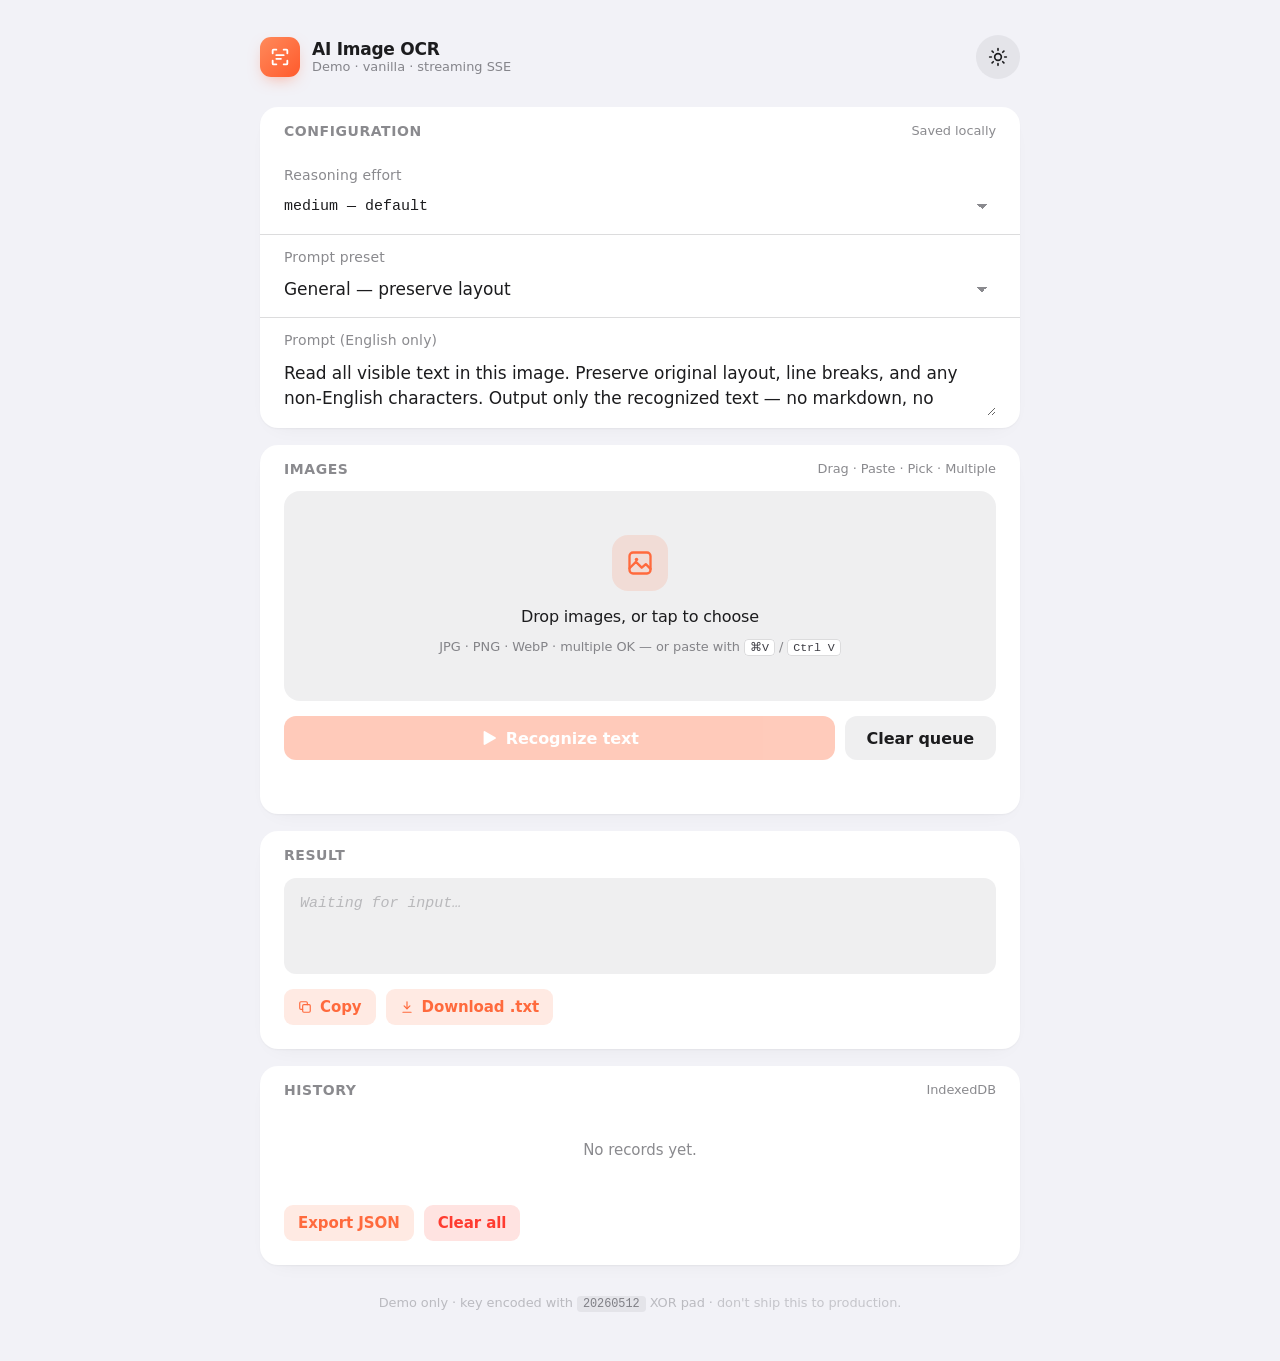
<file: index.html>
<!doctype html>
<html lang="en" dir="ltr">
<head>
  <meta charset="utf-8">
  <meta name="viewport" content="width=device-width, initial-scale=1.0, viewport-fit=cover">

  <title>AI Image OCR — drag an image, get clean text</title>
  <meta name="description" content="Browser-native OCR demo powered by GPT vision. Drag, paste or pick an image and get clean text back.">
  <meta name="author" content="Yap Wei Jun">
  <meta name="theme-color" content="#ff6a3d">
  <meta name="color-scheme" content="light dark">

  <!-- Content Security Policy. No inline scripts (after Phase 10), no
       inline styles, no eval. Allows our own assets + the gateway only. -->
  <meta http-equiv="Content-Security-Policy" content="
    default-src 'self';
    script-src 'self';
    style-src 'self';
    img-src 'self' data: blob:;
    font-src 'self';
    connect-src 'self' https://gpt.yapweijun1996.com;
    manifest-src 'self';
    worker-src 'self';
    object-src 'none';
    base-uri 'self';
    form-action 'self';
    frame-ancestors 'none';
  ">

  <!-- PWA -->
  <link rel="manifest" href="./manifest.json">
  <link rel="icon" href="./icon.svg" type="image/svg+xml">
  <link rel="apple-touch-icon" href="./assets/icons/apple-touch-icon-180.png">
  <meta name="apple-mobile-web-app-capable" content="yes">
  <meta name="mobile-web-app-capable" content="yes">
  <meta name="apple-mobile-web-app-status-bar-style" content="black-translucent">
  <meta name="apple-mobile-web-app-title" content="AI OCR">

  <link rel="stylesheet" href="./assets/styles.css">

  <!-- FOUC guard — sync (non-module) script so it runs before CSS paints.
       See js/fouc.js for the why. -->
  <script src="./js/fouc.js"></script>
</head>
<body>

<main class="app">

  <!-- ============== Header ============== -->
  <header class="nav">
    <div class="brand">
      <div class="brand-mark" aria-hidden="true">
        <svg viewBox="0 0 24 24" fill="none" stroke="currentColor" stroke-width="2" stroke-linecap="round" stroke-linejoin="round">
          <path d="M4 8V5a1 1 0 0 1 1-1h3"/>
          <path d="M20 8V5a1 1 0 0 0-1-1h-3"/>
          <path d="M4 16v3a1 1 0 0 0 1 1h3"/>
          <path d="M20 16v3a1 1 0 0 1-1 1h-3"/>
          <line x1="8" y1="10" x2="16" y2="10"/>
          <line x1="8" y1="14" x2="13" y2="14"/>
        </svg>
      </div>
      <div class="brand-text">
        <div class="brand-title">AI Image OCR</div>
        <div class="brand-sub">Demo · vanilla · streaming SSE</div>
      </div>
    </div>

    <div class="nav-right">
      <button class="install-chip" id="installBtn" type="button" aria-label="Install app">
        <svg viewBox="0 0 24 24" fill="none" stroke="currentColor" stroke-width="2" stroke-linecap="round" stroke-linejoin="round">
          <path d="M12 3v12"/><path d="m7 10 5 5 5-5"/><path d="M5 21h14"/>
        </svg>
        Install
      </button>
      <button class="icon-btn" id="themeBtn" type="button" aria-label="Toggle theme">
        <svg class="sun" viewBox="0 0 24 24" fill="none" stroke="currentColor" stroke-width="2" stroke-linecap="round" stroke-linejoin="round" aria-hidden="true">
          <circle cx="12" cy="12" r="4"/>
          <path d="M12 2v2M12 20v2M4.93 4.93l1.41 1.41M17.66 17.66l1.41 1.41M2 12h2M20 12h2M4.93 19.07l1.41-1.41M17.66 6.34l1.41-1.41"/>
        </svg>
        <svg class="moon" viewBox="0 0 24 24" fill="none" stroke="currentColor" stroke-width="2" stroke-linecap="round" stroke-linejoin="round" aria-hidden="true">
          <path d="M21 12.79A9 9 0 1 1 11.21 3 7 7 0 0 0 21 12.79z"/>
        </svg>
      </button>
    </div>
  </header>

  <div class="stack">

    <!-- ============== Config (iOS grouped list) ============== -->
    <section class="list" aria-labelledby="cfg-label">
      <div class="card-header">
        <h2 class="card-title" id="cfg-label">Configuration</h2>
        <span class="card-meta">Saved locally</span>
      </div>
      <!-- Hardcoded; hidden from end users but kept in DOM so JS can read them -->
      <div class="list-row" hidden>
        <label class="list-label" for="cfgEndpoint">Endpoint</label>
        <input class="input input-mono" type="text" id="cfgEndpoint" value="https://gpt.yapweijun1996.com/v1/responses" inputmode="url" spellcheck="false" autocapitalize="off">
      </div>
      <div class="list-row" hidden>
        <label class="list-label" for="cfgKey">API key</label>
        <input class="input input-mono" type="password" id="cfgKey" placeholder="gw_…" spellcheck="false" autocomplete="off" autocapitalize="off">
      </div>
      <div class="list-row" hidden>
        <label class="list-label" for="cfgModel">Model</label>
        <input class="input input-mono" type="text" id="cfgModel" value="gpt-5.4-mini" spellcheck="false" autocapitalize="off">
      </div>
      <div class="list-row">
        <label class="list-label" for="cfgEffort">Reasoning effort</label>
        <select class="input input-mono select" id="cfgEffort" aria-label="Reasoning effort">
          <option value="minimal">minimal — fastest, simple receipts/labels</option>
          <option value="low">low</option>
          <option value="medium" selected>medium — default</option>
          <option value="high">high — dense / multi-column / handwriting</option>
          <option value="xhigh">xhigh — last resort</option>
        </select>
      </div>
      <div class="list-row">
        <label class="list-label" for="cfgPromptPreset">Prompt preset</label>
        <select class="input select" id="cfgPromptPreset" aria-label="Prompt preset">
          <!-- Options populated by js/config.js from js/prompts.js -->
        </select>
      </div>
      <div class="list-row">
        <label class="list-label" for="cfgPrompt">Prompt (English only)</label>
        <textarea class="textarea" id="cfgPrompt" lang="en" spellcheck="true"
                  placeholder="Loaded from preset — edit to customize."></textarea>
      </div>
    </section>

    <!-- ============== Input ============== -->
    <section class="card" aria-labelledby="in-label">
      <div class="card-header">
        <h2 class="card-title" id="in-label">Images</h2>
        <span class="card-meta">Drag · Paste · Pick · Multiple</span>
      </div>
      <div class="card-body">
        <div class="drop" id="drop" role="button" tabindex="0" aria-label="Choose images">
          <div class="drop-icon" aria-hidden="true">
            <svg viewBox="0 0 24 24" fill="none" stroke="currentColor" stroke-width="2" stroke-linecap="round" stroke-linejoin="round">
              <rect x="3" y="3" width="18" height="18" rx="3"/>
              <circle cx="9" cy="9" r="1.5" fill="currentColor" stroke="none"/>
              <path d="M3 16.5 8.5 11l5 5L17 13l4 4"/>
            </svg>
          </div>
          <div class="drop-title">Drop images, or tap to choose</div>
          <div class="drop-hint">JPG · PNG · WebP · multiple OK — or paste with <kbd>⌘V</kbd> / <kbd>Ctrl V</kbd></div>
        </div>
        <input type="file" id="file" accept="image/*" multiple hidden>

        <!-- Queue: each picked / dropped / pasted file becomes a row here.
             Rendered by js/queue.js. Click a row to view its stored result. -->
        <div class="queue" id="queue" hidden aria-live="polite"></div>

        <div class="actions">
          <button class="btn btn-filled" id="runBtn" disabled type="button">
            <svg width="18" height="18" viewBox="0 0 24 24" fill="none" stroke="currentColor" stroke-width="2.4" stroke-linecap="round" stroke-linejoin="round" aria-hidden="true">
              <path d="m6 4 14 8-14 8z" fill="currentColor"/>
            </svg>
            <span class="run-label">Recognize text</span>
          </button>
          <button class="btn btn-tinted btn-danger" id="stopBtn" type="button" disabled hidden>
            <svg width="14" height="14" viewBox="0 0 24 24" fill="currentColor" aria-hidden="true">
              <rect x="6" y="6" width="12" height="12" rx="2"/>
            </svg>
            Stop
          </button>
          <button class="btn btn-gray" id="clearQueueBtn" type="button">Clear queue</button>
        </div>

        <div class="status" id="status" role="status" aria-live="polite"></div>
      </div>
    </section>

    <!-- ============== Output ============== -->
    <section class="card" aria-labelledby="out-label">
      <div class="card-header">
        <h2 class="card-title" id="out-label">Result</h2>
        <span class="card-meta" id="outMeta"></span>
      </div>
      <div class="card-body">
        <!-- Thinking panel: shows the model's reasoning summary live
             while it's working, then collapses when the answer starts. -->
        <div class="thinking collapsed" id="thinking" hidden>
          <button class="thinking-head" id="thinkingHead" type="button"
                  aria-expanded="false" aria-controls="thinkingBody">
            <span class="thinking-icon" aria-hidden="true">
              <span></span><span></span><span></span>
            </span>
            <span class="thinking-label" id="thinkingLabel">Thinking…</span>
            <svg class="thinking-toggle" viewBox="0 0 24 24" fill="none"
                 stroke="currentColor" stroke-width="2" stroke-linecap="round"
                 stroke-linejoin="round" aria-hidden="true">
              <path d="m6 9 6 6 6-6"/>
            </svg>
          </button>
          <div class="thinking-body" id="thinkingBody"></div>
        </div>

        <div class="result-wrap">
          <div class="result" id="result"></div>
        </div>
        <div class="actions">
          <button class="btn btn-tinted btn-sm" id="copyBtn" type="button">
            <svg width="14" height="14" viewBox="0 0 24 24" fill="none" stroke="currentColor" stroke-width="2" stroke-linecap="round" stroke-linejoin="round" aria-hidden="true">
              <rect x="8" y="8" width="13" height="13" rx="2"/><path d="M16 8V5a2 2 0 0 0-2-2H5a2 2 0 0 0-2 2v9a2 2 0 0 0 2 2h3"/>
            </svg>
            Copy
          </button>
          <button class="btn btn-tinted btn-sm" id="dlBtn" type="button">
            <svg width="14" height="14" viewBox="0 0 24 24" fill="none" stroke="currentColor" stroke-width="2" stroke-linecap="round" stroke-linejoin="round" aria-hidden="true">
              <path d="M12 3v12"/><path d="m7 10 5 5 5-5"/><path d="M5 21h14"/>
            </svg>
            Download .txt
          </button>
          <button class="btn btn-tinted btn-sm" id="shareBtn" type="button" hidden>
            <svg width="14" height="14" viewBox="0 0 24 24" fill="none" stroke="currentColor" stroke-width="2" stroke-linecap="round" stroke-linejoin="round" aria-hidden="true">
              <path d="M12 3v12"/><path d="m7 8 5-5 5 5"/><path d="M5 21h14a2 2 0 0 0 2-2v-4"/>
              <path d="M3 15v4a2 2 0 0 0 2 2"/>
            </svg>
            Share
          </button>
        </div>
      </div>
    </section>

    <!-- ============== History ============== -->
    <section class="card" aria-labelledby="hist-label">
      <div class="card-header">
        <h2 class="card-title" id="hist-label">History</h2>
        <span class="card-meta">IndexedDB</span>
      </div>
      <div class="card-body">
        <div class="history-list" id="history"></div>
        <div class="actions">
          <button class="btn btn-tinted btn-sm" id="exportBtn" type="button">Export JSON</button>
          <button class="btn btn-tinted btn-sm btn-danger" id="clearHistBtn" type="button">Clear all</button>
        </div>
      </div>
    </section>

  </div>

  <p class="foot">
    Demo only · key encoded with <code>20260512</code> XOR pad ·
    <span class="dim">don't ship this to production.</span>
  </p>
</main>

<!-- ============== Modal (currently dormant — see js/modal.js) ============== -->
<div class="modal" id="modal" role="dialog" aria-modal="true" aria-labelledby="modalTitle">
  <div class="modal-box">
    <div class="modal-head">
      <h3 id="modalTitle">Record</h3>
      <button class="modal-close" id="modalClose" type="button" aria-label="Close">
        <svg viewBox="0 0 24 24" fill="none" stroke="currentColor" stroke-width="2.4" stroke-linecap="round">
          <path d="m6 6 12 12M18 6 6 18"/>
        </svg>
      </button>
    </div>
    <div class="modal-content">
      <div class="modal-img-wrap"><img id="modalImg" alt=""></div>
      <div class="result modal-text-spaced" id="modalText"></div>
    </div>
  </div>
</div>

<!-- ============== Update banner (PWA) ============== -->
<div class="update-banner" id="updateBanner" role="alert">
  <div class="update-banner-text">
    <span class="t1">Update available</span>
    <span class="t2">A new version is ready to install.</span>
  </div>
  <button class="btn btn-tinted btn-sm" id="updateBtn" type="button">Reload</button>
</div>

<script type="module" src="./js/main.js"></script>
</body>
</html>
</file>
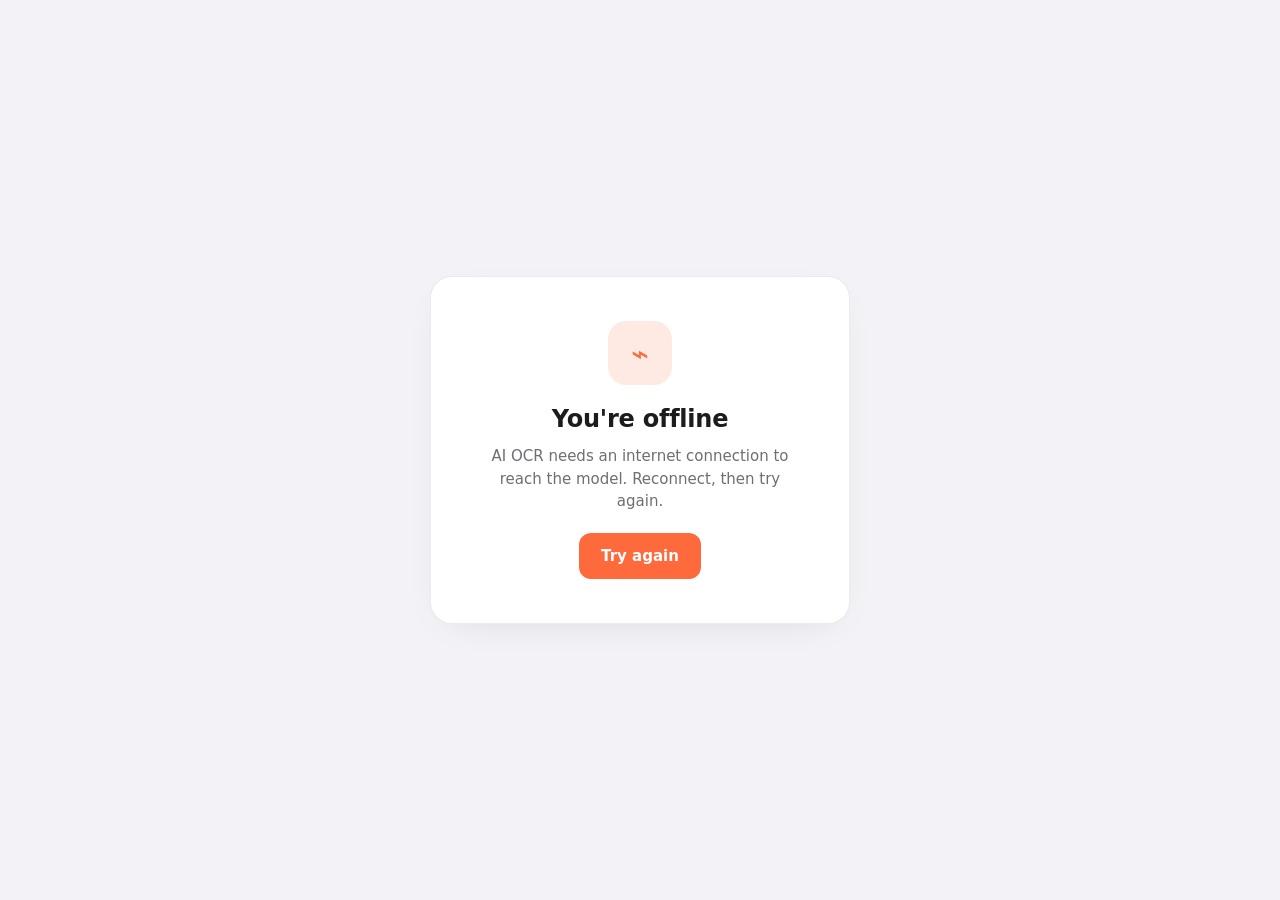
<file: offline.html>
<!doctype html>
<html lang="en">
<head>
<meta charset="utf-8">
<meta name="viewport" content="width=device-width,initial-scale=1,viewport-fit=cover">
<title>Offline · AI Image OCR</title>
<meta name="theme-color" content="#ff6a3d">
<style>
  :root{
    color-scheme: light dark;
    --bg:#f2f2f7; --fg:#1c1c1e; --muted:#6e6e73; --card:#ffffff; --border:rgba(0,0,0,.08); --accent:#ff6a3d;
  }
  @media (prefers-color-scheme: dark){
    :root{ --bg:#000; --fg:#f5f5f7; --muted:#98989d; --card:#1c1c1e; --border:rgba(255,255,255,.1); }
  }
  *,*::before,*::after{box-sizing:border-box}
  html,body{margin:0;padding:0;height:100%}
  body{
    background:var(--bg); color:var(--fg);
    font: 16px/1.5 -apple-system, BlinkMacSystemFont, "SF Pro Text", "Segoe UI", system-ui, sans-serif;
    display:flex; align-items:center; justify-content:center;
    padding: max(24px, env(safe-area-inset-top)) max(20px, env(safe-area-inset-right))
             max(24px, env(safe-area-inset-bottom)) max(20px, env(safe-area-inset-left));
    -webkit-font-smoothing:antialiased;
  }
  .card{
    background:var(--card); border:1px solid var(--border);
    border-radius:22px; padding: clamp(28px, 4vw, 44px);
    max-width: 420px; width:100%; text-align:center;
    box-shadow: 0 10px 40px -20px rgba(0,0,0,.15);
  }
  .glyph{
    width:64px; height:64px; margin: 0 auto 16px;
    background: color-mix(in srgb, var(--accent) 14%, transparent);
    color: var(--accent);
    border-radius: 18px; display:flex; align-items:center; justify-content:center;
    font-size: 30px;
  }
  h1{ margin: 0 0 8px; font-size: clamp(20px, 2.4vw, 24px); font-weight: 600; letter-spacing:-.01em; }
  p{ margin: 0 0 20px; color:var(--muted); font-size: 15px; }
  button{
    appearance:none; border:0; cursor:pointer;
    background: var(--accent); color:#fff;
    font: inherit; font-weight:600; font-size:15px;
    padding: 12px 22px; border-radius: 12px; min-height:44px;
    transition: transform .1s ease, opacity .15s ease;
  }
  button:hover{ opacity:.92 }
  button:active{ transform: scale(.98) }
</style>
</head>
<body>
  <div class="card">
    <div class="glyph">⌁</div>
    <h1>You're offline</h1>
    <p>AI OCR needs an internet connection to reach the model. Reconnect, then try again.</p>
    <button onclick="location.reload()">Try again</button>
  </div>
</body>
</html>
</file>
<file: assets/styles.css>
/* ============================================================
 * Apple Human Interface Guidelines — Clarity · Deference · Depth
 * - System font stack (SF Pro on Apple, Segoe UI Variable on Win)
 * - Fluid type scale (clamp) per KB 0cbdc65b
 * - 3 discrete breakpoints (≤1100 / ≤820 / ≤520) per KB
 * - Safe-area insets per KB ccb5ae85
 * - Hairline 1px dividers, generous corner radius (10-22px)
 * - Subtle materials (backdrop-filter), single accent color
 * - 44pt minimum touch target on all interactive elements
 *
 * Source organization (top → bottom = generic → specific → overrides):
 *   1. Tokens (:root + dark)
 *   2. Reset + base
 *   3. Layout
 *   4. Header / brand
 *   5. Card / iOS-grouped list
 *   6. Inputs / select
 *   7. Drop zone / preview
 *   8. Buttons
 *   9. Status / spinner
 *  10. Result text
 *  11. History
 *  12. Modal
 *  13. Update banner
 *  14. Install chip
 *  15. Footer
 *  16. Responsive breakpoints
 *  17. Motion preferences
 * ============================================================ */


/* ============================================================
 * 1. Tokens
 * ============================================================ */
:root{
  color-scheme: light dark;

  /* ---------- Color tokens (light) ---------- */
  --bg:           #f2f2f7;   /* iOS system gray 6 */
  --bg-elevated:  #ffffff;   /* card surface */
  --bg-secondary: #ffffff;   /* input fill */
  --bg-tertiary:  rgba(120,120,128,0.12);  /* iOS tertiary fill */
  --fg:           #1c1c1e;
  --fg-secondary: #3c3c43;
  --fg-tertiary:  rgba(60,60,67,0.6);
  --fg-quaternary:rgba(60,60,67,0.3);
  --separator:    rgba(60,60,67,0.18);   /* hairline */
  --separator-opaque:#c6c6c8;

  --accent:       #ff6a3d;   /* warm orange — replaces system blue */
  --accent-hover: #ff7d54;
  --accent-pressed:#e8552b;
  --on-accent:    #ffffff;

  --success:#34c759;
  --danger: #ff3b30;

  /* ---------- Type scale (fluid clamp) ---------- */
  --fs-caption2: clamp(11px, 10px + 0.1vw, 12px);
  --fs-caption:  clamp(12px, 11px + 0.15vw, 13px);
  --fs-footnote: clamp(13px, 12px + 0.18vw, 14px);
  --fs-subhead:  clamp(14px, 13px + 0.2vw,  15px);
  --fs-callout:  clamp(15px, 14px + 0.22vw, 16px);
  --fs-body:     clamp(15px, 14px + 0.25vw, 17px);
  --fs-headline: clamp(16px, 15px + 0.3vw,  17px);
  --fs-title3:   clamp(18px, 16px + 0.5vw,  20px);
  --fs-title2:   clamp(20px, 18px + 0.7vw,  22px);
  --fs-title1:   clamp(24px, 20px + 1.2vw,  28px);
  --fs-large:    clamp(28px, 22px + 2.0vw,  34px);

  /* ---------- Spacing ---------- */
  --pad-page-x: clamp(16px, 14px + 1.2vw, 28px);
  --pad-page-y: clamp(20px, 16px + 1.5vw, 36px);
  --pad-card:   clamp(18px, 14px + 1vw,   24px);
  --gap-row:    clamp(8px, 7px + 0.3vw, 12px);
  --gap-stack:  clamp(12px, 10px + 0.4vw, 16px);
  --gap-card:   clamp(14px, 12px + 0.4vw, 18px);

  /* ---------- Shape ---------- */
  --r-input: 10px;
  --r-button: 12px;
  --r-card: 18px;
  --r-modal: 22px;
  --r-pill: 999px;

  /* ---------- Motion ---------- */
  --ease-standard: cubic-bezier(.4,0,.2,1);
  --ease-emphasized: cubic-bezier(.2,0,0,1);
  --dur-fast: .15s;
  --dur-base: .25s;

  /* ---------- Elevation ---------- */
  --shadow-card: 0 1px 2px rgba(0,0,0,0.04), 0 8px 24px -16px rgba(0,0,0,0.10);
  --shadow-modal: 0 10px 60px -10px rgba(0,0,0,0.30);

  /* ---------- Touch target ---------- */
  --tt: 44px;
}

/* Auto theme respects the system */
@media (prefers-color-scheme: dark){
  :root[data-theme="auto"]{
    --bg:           #000000;
    --bg-elevated:  #1c1c1e;
    --bg-secondary: #1c1c1e;
    --bg-tertiary:  rgba(118,118,128,0.24);
    --fg:           #f5f5f7;
    --fg-secondary: #ebebf5;
    --fg-tertiary:  rgba(235,235,245,0.6);
    --fg-quaternary:rgba(235,235,245,0.3);
    --separator:    rgba(84,84,88,0.65);
    --separator-opaque:#38383a;
    --accent:       #ff7d54;
    --accent-hover: #ff8e69;
    --accent-pressed:#e85e35;
    --shadow-card: 0 1px 2px rgba(0,0,0,0.5), 0 8px 28px -16px rgba(0,0,0,0.7);
    --shadow-modal: 0 10px 60px -10px rgba(0,0,0,0.7);
  }
}

/* Explicit dark — wins over auto */
[data-theme="dark"]{
  --bg:           #000000;
  --bg-elevated:  #1c1c1e;
  --bg-secondary: #1c1c1e;
  --bg-tertiary:  rgba(118,118,128,0.24);
  --fg:           #f5f5f7;
  --fg-secondary: #ebebf5;
  --fg-tertiary:  rgba(235,235,245,0.6);
  --fg-quaternary:rgba(235,235,245,0.3);
  --separator:    rgba(84,84,88,0.65);
  --separator-opaque:#38383a;
  --accent:       #ff7d54;
  --accent-hover: #ff8e69;
  --accent-pressed:#e85e35;
  --shadow-card: 0 1px 2px rgba(0,0,0,0.5), 0 8px 28px -16px rgba(0,0,0,0.7);
  --shadow-modal: 0 10px 60px -10px rgba(0,0,0,0.7);
}


/* ============================================================
 * 2. Reset + base
 * ============================================================ */
*,*::before,*::after{ box-sizing:border-box; -webkit-tap-highlight-color: transparent; }
html,body{ margin:0; padding:0 }
html{ overflow-x:hidden; }

/* The HTML `hidden` attribute must beat any later `display:` rules.
   Required because `.list-row { display: flex }` and `.btn { display: inline-flex }`
   would otherwise win the cascade by source order. */
[hidden]{ display: none !important; }
body{
  background: var(--bg);
  color: var(--fg);
  font-family: -apple-system, BlinkMacSystemFont, "SF Pro Text", "Segoe UI Variable", "Segoe UI",
               system-ui, ui-sans-serif, "Helvetica Neue", Arial, sans-serif;
  font-size: var(--fs-body);
  line-height: 1.45;
  letter-spacing: -0.003em;
  -webkit-font-smoothing: antialiased;
  -moz-osx-font-smoothing: grayscale;
  text-rendering: optimizeLegibility;
  min-height: 100vh;
  min-height: 100dvh;
  /* safe-area insets per KB ccb5ae85 */
  padding:
    max(var(--pad-page-y), env(safe-area-inset-top))
    max(var(--pad-page-x), env(safe-area-inset-right))
    max(var(--pad-page-y), env(safe-area-inset-bottom))
    max(var(--pad-page-x), env(safe-area-inset-left));
  transition: background-color var(--dur-base) var(--ease-standard),
              color var(--dur-base) var(--ease-standard);
}
::selection{ background: color-mix(in srgb, var(--accent) 30%, transparent); }


/* ============================================================
 * 3. Layout
 * ============================================================ */
.app{ max-width: 760px; margin: 0 auto; }
.stack{ display:flex; flex-direction:column; gap: var(--gap-card); }


/* ============================================================
 * 4. Header / brand
 * ============================================================ */
.nav{
  display:flex; align-items:center; justify-content:space-between;
  margin-bottom: clamp(20px, 16px + 1vw, 28px);
  gap: 12px;
}
.nav-right{ display:flex; align-items:center; gap: 8px; }
.brand{ display:flex; align-items:center; gap: 12px; min-width:0; }
.brand-mark{
  width: 40px; height: 40px; flex-shrink:0;
  border-radius: 11px;
  background: linear-gradient(135deg, #ff8a5b, #ff5a2c);
  display:flex; align-items:center; justify-content:center;
  box-shadow: 0 6px 16px -6px rgba(255,90,44,.5);
}
.brand-mark svg{ width:22px; height:22px; color:#fff; }
.brand-text{ display:flex; flex-direction:column; min-width:0; }
.brand-title{
  font-size: var(--fs-headline); font-weight: 600;
  letter-spacing: -0.015em; line-height: 1.2;
  color: var(--fg);
}
.brand-sub{
  font-size: var(--fs-caption); font-weight: 400;
  color: var(--fg-tertiary); letter-spacing: 0;
  line-height: 1.3;
}

/* Icon button (theme toggle) */
.icon-btn{
  appearance:none; border:0; cursor:pointer;
  width: var(--tt); height: var(--tt); flex-shrink:0;
  border-radius: 50%;
  background: var(--bg-tertiary);
  color: var(--fg);
  display:flex; align-items:center; justify-content:center;
  transition: background-color var(--dur-fast) var(--ease-standard),
              transform .1s var(--ease-standard);
}
.icon-btn:hover{ background: color-mix(in srgb, var(--bg-tertiary) 100%, var(--fg) 6%); }
.icon-btn:active{ transform: scale(0.94); }
.icon-btn svg{ width: 20px; height: 20px; }
.icon-btn .sun{ display:block; }
.icon-btn .moon{ display:none; }
[data-theme="dark"] .icon-btn .sun{ display:none; }
[data-theme="dark"] .icon-btn .moon{ display:block; }
@media (prefers-color-scheme: dark){
  :root[data-theme="auto"] .icon-btn .sun{ display:none; }
  :root[data-theme="auto"] .icon-btn .moon{ display:block; }
}


/* ============================================================
 * 5. Card / iOS-grouped list
 * ============================================================ */
.card{
  background: var(--bg-elevated);
  border-radius: var(--r-card);
  box-shadow: var(--shadow-card);
  overflow: hidden;
}
.card-header{
  padding: 14px var(--pad-card) 12px;
  display:flex; align-items:center; justify-content:space-between;
  gap: 12px;
}
.card-title{
  font-size: var(--fs-footnote);
  font-weight: 600;
  color: var(--fg-tertiary);
  letter-spacing: 0.04em;
  text-transform: uppercase;
  margin: 0;
}
.card-meta{
  font-size: var(--fs-caption);
  color: var(--fg-tertiary);
  font-variant-numeric: tabular-nums;
}
.card-body{ padding: 0 var(--pad-card) var(--pad-card); }

.list{
  background: var(--bg-elevated);
  border-radius: var(--r-card);
  overflow:hidden;
  box-shadow: var(--shadow-card);
}
.list-row{
  display:flex; flex-direction:column;
  padding: 12px var(--pad-card);
  min-height: var(--tt);
  border-top: 1px solid var(--separator);
  gap: 6px;
}
.list-row:first-child,
.list-row:first-of-type{ border-top: 0; }
/* When earlier siblings are [hidden], the first visible row still needs no top border. */
.list-row[hidden] + .list-row,
.list-row[hidden] + .list-row[hidden] + .list-row,
.list-row[hidden] + .list-row[hidden] + .list-row[hidden] + .list-row{
  border-top: 0;
}
/* Reset for rows AFTER the first visible — they should have separators */
.list-row:not([hidden]) ~ .list-row:not([hidden]){ border-top: 1px solid var(--separator); }
.list-label{
  font-size: var(--fs-footnote);
  color: var(--fg-tertiary);
  letter-spacing: 0.01em;
}
/* focus ring on row */
.list-row:focus-within{
  background: color-mix(in srgb, var(--accent) 5%, transparent);
}


/* ============================================================
 * 6. Inputs / select
 * ============================================================ */
.input, .textarea{
  appearance:none;
  width:100%;
  border: 0;
  background: transparent;
  color: var(--fg);
  font-family: inherit;
  font-size: var(--fs-body);
  line-height: 1.45;
  padding: 4px 0;
  outline: none;
  letter-spacing: inherit;
  min-height: 28px;
}
.textarea{
  resize: vertical;
  min-height: 56px;
  line-height: 1.5;
}
.input::placeholder, .textarea::placeholder{ color: var(--fg-quaternary); }

.input-mono{
  font-family: ui-monospace, "SF Mono", Menlo, Consolas, "Liberation Mono", monospace;
  font-size: var(--fs-subhead);
  letter-spacing: 0;
}

/* Native select styled to match list row */
.select{
  appearance:none; -webkit-appearance:none; -moz-appearance:none;
  background-image:
    linear-gradient(45deg, transparent 50%, var(--fg-tertiary) 50%),
    linear-gradient(135deg, var(--fg-tertiary) 50%, transparent 50%);
  background-position:
    calc(100% - 14px) 50%,
    calc(100% - 9px) 50%;
  background-size: 5px 5px, 5px 5px;
  background-repeat: no-repeat;
  padding-right: 26px;
  cursor: pointer;
}
.select:focus{ outline: none; }


/* ============================================================
 * 7. Drop zone / preview
 * ============================================================ */
.drop{
  position:relative;
  border-radius: 16px;
  background: var(--bg-tertiary);
  padding: clamp(28px, 24px + 2vw, 44px) 20px;
  text-align:center;
  cursor: pointer;
  transition: background-color var(--dur-fast) var(--ease-standard),
              transform .1s var(--ease-standard);
  min-height: 160px;
  display:flex; flex-direction:column; align-items:center; justify-content:center;
  gap: 10px;
}
.drop:hover{ background: color-mix(in srgb, var(--bg-tertiary) 100%, var(--fg) 4%); }
.drop:active{ transform: scale(0.995); }
.drop.over{
  background: color-mix(in srgb, var(--accent) 14%, var(--bg-tertiary));
  outline: 2px solid var(--accent);
  outline-offset: -2px;
}
.drop-icon{
  width: 56px; height: 56px;
  border-radius: 16px;
  background: color-mix(in srgb, var(--accent) 14%, transparent);
  color: var(--accent);
  display:flex; align-items:center; justify-content:center;
  margin-bottom: 4px;
}
.drop-icon svg{ width: 28px; height: 28px; }
.drop-title{
  font-size: var(--fs-callout);
  font-weight: 500;
  color: var(--fg);
  letter-spacing: -0.01em;
}
.drop-hint{
  font-size: var(--fs-caption);
  color: var(--fg-tertiary);
}
.drop-hint kbd{
  font-family: ui-monospace, "SF Mono", Menlo, monospace;
  font-size: 0.9em;
  background: var(--bg-elevated);
  border: 1px solid var(--separator);
  border-radius: 4px;
  padding: 1px 5px;
  color: var(--fg-secondary);
  font-weight: 500;
}

/* Legacy preview block kept for share_target / modal use. */
.preview{ display:none; margin-top: 14px; }
.preview.show{ display:block; }
.preview-img-wrap{
  border-radius: 14px;
  overflow:hidden;
  background:
    repeating-conic-gradient(var(--bg-tertiary) 0% 25%, transparent 0% 50%) 50%/16px 16px,
    var(--bg-elevated);
  display:flex; justify-content:center; align-items:center;
  max-height: 320px;
}
.preview-img-wrap img{ max-width:100%; max-height: 320px; display:block; }
.preview-meta{
  margin-top: 8px;
  font-size: var(--fs-caption);
  color: var(--fg-tertiary);
  font-variant-numeric: tabular-nums;
  display:flex; gap: 10px; flex-wrap:wrap;
}
.preview-meta .dot{ color: var(--fg-quaternary); }


/* ============================================================
 * 7b. Queue list — one row per pending/running/done image
 * ============================================================ */
.queue{
  margin-top: 14px;
  display: flex; flex-direction: column;
  gap: 6px;
}
.q-row{
  display: flex; align-items: center; gap: 12px;
  padding: 8px 10px;
  border-radius: 12px;
  background: var(--bg-tertiary);
  cursor: pointer;
  position: relative;
  transition: background-color var(--dur-fast) var(--ease-standard),
              outline-color   var(--dur-fast) var(--ease-standard),
              transform .08s   var(--ease-standard);
  outline: 1.5px solid transparent;
}
.q-row:hover{
  background: color-mix(in srgb, var(--bg-tertiary) 100%, var(--fg) 4%);
}
.q-row:active{ transform: scale(.998); }
.q-row.is-viewing{
  outline-color: color-mix(in srgb, var(--accent) 50%, transparent);
}
.q-row.is-active{
  outline-color: var(--accent);
  background: color-mix(in srgb, var(--accent) 8%, var(--bg-tertiary));
}
.q-thumb{
  width: 44px; height: 44px;
  flex-shrink: 0;
  object-fit: cover;
  border-radius: 8px;
  background: var(--bg-elevated);
}
.q-body{
  flex: 1; min-width: 0;
  display: flex; flex-direction: column; gap: 2px;
}
.q-name{
  font-size: var(--fs-subhead);
  font-weight: 500;
  color: var(--fg);
  white-space: nowrap; overflow: hidden; text-overflow: ellipsis;
}
.q-meta{
  font-size: var(--fs-caption);
  color: var(--fg-tertiary);
  font-variant-numeric: tabular-nums;
  display: flex; flex-wrap: wrap; gap: 4px 6px; align-items: center;
}
.q-meta .dot{ color: var(--fg-quaternary); }
.q-row.is-error  .q-status-text{ color: var(--danger); }
.q-row.is-done   .q-status-text{ color: var(--success); }
.q-row.is-running .q-status-text{ color: var(--accent); }

.q-status{
  flex-shrink: 0;
  width: 22px; height: 22px;
  display: flex; align-items: center; justify-content: center;
}
.q-status .q-icon{ width: 20px; height: 20px; }
.q-icon.ok  { color: var(--success); }
.q-icon.err { color: var(--danger); }
.q-icon.dim { color: var(--fg-tertiary); }
.q-spin{
  width: 14px; height: 14px;
  border: 2px solid color-mix(in srgb, var(--fg) 18%, transparent);
  border-top-color: var(--accent);
  border-radius: 50%;
  animation: spin .7s linear infinite;
}
.q-dot{
  width: 8px; height: 8px;
  border-radius: 50%;
  background: var(--fg-quaternary);
}

.q-remove{
  appearance: none; border: 0; cursor: pointer;
  flex-shrink: 0;
  width: 28px; height: 28px;
  border-radius: 8px;
  color: var(--fg-tertiary);
  background: transparent;
  display: flex; align-items: center; justify-content: center;
  transition: background-color var(--dur-fast) var(--ease-standard),
              color var(--dur-fast) var(--ease-standard);
}
.q-remove:hover:not(:disabled){
  background: color-mix(in srgb, var(--danger) 14%, transparent);
  color: var(--danger);
}
.q-remove:disabled{ opacity: .25; cursor: not-allowed; }
.q-remove svg{ width: 14px; height: 14px; }

/* status line position annotation (the "(2 / 5 · foo.jpg)" bit) */
.status-pos{
  color: var(--fg-quaternary);
  font-variant-numeric: tabular-nums;
}

@media (max-width: 520px){
  .q-row{ gap: 10px; padding: 8px; }
  .q-thumb{ width: 40px; height: 40px; }
  .q-name{ font-size: var(--fs-footnote); }
}


/* ============================================================
 * 8. Buttons
 * ============================================================ */
.actions{
  display:flex; gap: 10px; flex-wrap:wrap;
  margin-top: var(--gap-stack);
}
.btn{
  appearance:none; border:0; cursor:pointer;
  font-family: inherit;
  font-size: var(--fs-callout);
  font-weight: 590;          /* SF semibold */
  letter-spacing: -0.005em;
  min-height: var(--tt);
  padding: 0 22px;
  border-radius: var(--r-button);
  display:inline-flex; align-items:center; justify-content:center; gap: 8px;
  transition: background-color var(--dur-fast) var(--ease-standard),
              color var(--dur-fast) var(--ease-standard),
              transform .08s var(--ease-standard),
              opacity var(--dur-fast) var(--ease-standard);
  white-space:nowrap;
}
.btn:active:not(:disabled){ transform: scale(0.97); }
.btn:disabled{ opacity: 0.35; cursor: not-allowed; }

/* Filled — primary */
.btn-filled{
  background: var(--accent);
  color: var(--on-accent);
  flex: 1 1 auto;
}
.btn-filled:hover:not(:disabled){ background: var(--accent-hover); }
.btn-filled:active:not(:disabled){ background: var(--accent-pressed); }

/* Tinted — secondary */
.btn-tinted{
  background: color-mix(in srgb, var(--accent) 14%, transparent);
  color: var(--accent);
}
.btn-tinted:hover:not(:disabled){ background: color-mix(in srgb, var(--accent) 22%, transparent); }

/* Gray — neutral */
.btn-gray{
  background: var(--bg-tertiary);
  color: var(--fg);
}
.btn-gray:hover:not(:disabled){ background: color-mix(in srgb, var(--bg-tertiary) 100%, var(--fg) 6%); }

/* Plain — text only */
.btn-plain{
  background: transparent;
  color: var(--accent);
  padding: 0 12px;
}
.btn-plain:hover:not(:disabled){ background: color-mix(in srgb, var(--accent) 8%, transparent); }

/* Destructive */
.btn-danger{ color: var(--danger); }
.btn-danger.btn-tinted{ background: color-mix(in srgb, var(--danger) 14%, transparent); }

/* Small */
.btn-sm{
  font-size: var(--fs-subhead);
  min-height: 36px;
  padding: 0 14px;
  border-radius: 9px;
}


/* ============================================================
 * 9. Status / spinner
 * ============================================================ */
.status{
  margin-top: 10px;
  font-size: var(--fs-footnote);
  color: var(--fg-tertiary);
  min-height: 20px;
  display:flex; align-items:center; gap: 8px;
}
.status.err{ color: var(--danger); }
.status.ok{ color: var(--success); }
.spin{
  width:14px; height:14px;
  border:2px solid color-mix(in srgb, var(--fg) 18%, transparent);
  border-top-color: var(--accent);
  border-radius:50%;
  animation: spin .7s linear infinite;
  flex-shrink:0;
}
@keyframes spin{ to{ transform: rotate(360deg) } }


/* ============================================================
 * 9b. Thinking panel — reasoning summary stream
 * ============================================================ */
.thinking{
  margin-bottom: 12px;
  background: var(--bg-tertiary);
  border-radius: 12px;
  overflow: hidden;
  transition: background-color var(--dur-fast) var(--ease-standard);
}
.thinking-head{
  appearance:none; border:0; cursor:pointer; width:100%;
  display:flex; align-items:center; gap: 10px;
  padding: 10px 12px;
  background: transparent;
  color: var(--fg-secondary);
  font: inherit;
  font-size: var(--fs-footnote);
  text-align: left;
  letter-spacing: 0;
}
.thinking-head:hover{
  background: color-mix(in srgb, var(--bg-tertiary) 100%, var(--fg) 4%);
}
.thinking-label{
  flex: 1; min-width: 0;
  font-weight: 500;
  white-space: nowrap; overflow: hidden; text-overflow: ellipsis;
}
.thinking-toggle{
  width: 16px; height: 16px;
  flex-shrink: 0;
  color: var(--fg-tertiary);
  transition: transform var(--dur-base) var(--ease-standard);
}
.thinking.collapsed .thinking-toggle{ transform: rotate(-90deg); }
.thinking-body{
  padding: 0 14px 12px;
  font-family: ui-monospace, "SF Mono", Menlo, Consolas, "Liberation Mono", monospace;
  font-size: var(--fs-caption);
  line-height: 1.6;
  color: var(--fg-tertiary);
  white-space: pre-wrap;
  word-break: break-word;
  max-height: 220px;
  overflow-y: auto;
  -webkit-overflow-scrolling: touch;
}
.thinking.collapsed .thinking-body{ display: none; }

/* Animated dots — pulse while streaming, freeze when done */
.thinking-icon{
  display: inline-flex; gap: 3px; flex-shrink: 0;
}
.thinking-icon span{
  width: 5px; height: 5px;
  border-radius: 50%;
  background: var(--accent);
  animation: thinking-pulse 1.4s ease-in-out infinite;
}
.thinking-icon span:nth-child(2){ animation-delay: .18s; }
.thinking-icon span:nth-child(3){ animation-delay: .36s; }
@keyframes thinking-pulse{
  0%, 60%, 100%{ opacity: .25; transform: scale(.7); }
  30%{ opacity: 1; transform: scale(1); }
}
/* When the reasoning phase finishes, freeze the dots at a calm steady state */
.thinking.done .thinking-icon span{
  animation: none;
  opacity: .55;
  background: var(--fg-tertiary);
}


/* ============================================================
 * 10. Result text
 * ============================================================ */
.result-wrap{ position: relative; }
.result{
  font-family: ui-monospace, "SF Mono", Menlo, Consolas, "Liberation Mono", monospace;
  font-size: var(--fs-subhead);
  line-height: 1.65;
  color: var(--fg);
  background: var(--bg-tertiary);
  border-radius: 12px;
  padding: 14px 16px;
  min-height: 96px;
  white-space: pre-wrap;
  word-break: break-word;
  overflow-wrap: anywhere;
}
.result:empty::before{
  content: "Waiting for input…";
  color: var(--fg-quaternary);
  font-style: italic;
  font-family: inherit;
}


/* ============================================================
 * 11. History
 * ============================================================ */
.history-list{ display:flex; flex-direction:column; }
.h-row{
  display:flex; align-items:flex-start; gap: 12px;
  padding: 12px 0;
  border-top: 1px solid var(--separator);
}
.h-row:first-child{ border-top: 0; padding-top: 4px; }
.h-thumb{
  width: 56px; height: 56px;
  flex-shrink: 0;
  border-radius: 10px;
  object-fit: cover;
  background: var(--bg-tertiary);
  cursor: pointer;
  transition: transform .1s var(--ease-standard);
}
.h-thumb:active{ transform: scale(0.96); }
.h-body{ flex:1; min-width:0; }
.h-text{
  font-size: var(--fs-subhead);
  color: var(--fg);
  line-height: 1.4;
  display: -webkit-box;
  -webkit-line-clamp: 2;
  -webkit-box-orient: vertical;
  overflow: hidden;
  word-break: break-word;
}
.h-meta{
  margin-top: 6px;
  font-size: var(--fs-caption);
  color: var(--fg-tertiary);
  font-variant-numeric: tabular-nums;
  display:flex; flex-wrap:wrap; gap: 4px 10px; align-items:center;
}
.h-meta .dot{ color: var(--fg-quaternary); }
.h-actions{
  display:flex; gap: 6px; flex-shrink:0; margin-left: auto;
  align-self: center;
}
.h-empty{
  padding: 28px 0;
  text-align: center;
  color: var(--fg-tertiary);
  font-size: var(--fs-subhead);
}


/* ============================================================
 * 12. Modal
 * ============================================================ */
.modal{
  position: fixed; inset:0;
  display:none;
  z-index: 100;
  align-items:center; justify-content:center;
  padding: 20px;
  background: rgba(0,0,0,0.5);
  backdrop-filter: saturate(180%) blur(20px);
  -webkit-backdrop-filter: saturate(180%) blur(20px);
  animation: fade-in .2s var(--ease-standard);
}
.modal.show{ display:flex; }
@keyframes fade-in{ from{ opacity:0 } to{ opacity:1 } }
@keyframes slide-up{ from{ transform: translateY(20px); opacity:0 } to{ transform: translateY(0); opacity:1 } }

.modal-box{
  background: var(--bg-elevated);
  border-radius: var(--r-modal);
  max-width: 640px; width: 100%;
  max-height: 88vh;
  max-height: 88dvh;
  overflow: hidden;
  display:flex; flex-direction:column;
  box-shadow: var(--shadow-modal);
  animation: slide-up .25s var(--ease-emphasized);
}
.modal-head{
  display:flex; align-items:center; justify-content:space-between;
  padding: 14px 18px;
  border-bottom: 1px solid var(--separator);
  flex-shrink: 0;
}
.modal-head h3{
  margin: 0;
  font-size: var(--fs-headline);
  font-weight: 600;
  letter-spacing: -0.01em;
}
.modal-close{
  appearance:none; border:0; cursor:pointer;
  width: 32px; height: 32px;
  border-radius: 50%;
  background: var(--bg-tertiary);
  color: var(--fg-secondary);
  display:flex; align-items:center; justify-content:center;
  transition: background-color var(--dur-fast) var(--ease-standard);
}
.modal-close:hover{ background: color-mix(in srgb, var(--bg-tertiary) 100%, var(--fg) 8%); }
.modal-close svg{ width:14px; height:14px; }
.modal-content{
  padding: 16px 18px 20px;
  overflow: auto;
  -webkit-overflow-scrolling: touch;
}
.modal-img-wrap{
  border-radius: 12px; overflow:hidden;
  background:
    repeating-conic-gradient(var(--bg-tertiary) 0% 25%, transparent 0% 50%) 50%/16px 16px,
    var(--bg-elevated);
  display:flex; justify-content:center;
}
.modal-img-wrap img{ max-width:100%; display:block; }


/* ============================================================
 * 13. Update banner (PWA refresh prompt — KB ccb5ae85 model B)
 * ============================================================ */
.update-banner{
  position: fixed;
  left: max(12px, env(safe-area-inset-left));
  right: max(12px, env(safe-area-inset-right));
  bottom: max(12px, env(safe-area-inset-bottom));
  z-index: 90;
  background: var(--bg-elevated);
  border-radius: 14px;
  box-shadow: var(--shadow-modal);
  padding: 12px 12px 12px 16px;
  display:none;
  align-items:center; gap: 12px;
  transform: translateY(20px); opacity: 0;
  transition: transform var(--dur-base) var(--ease-emphasized), opacity var(--dur-base) var(--ease-standard);
  max-width: 480px; margin: 0 auto;
}
.update-banner.show{ display:flex; transform: translateY(0); opacity: 1; }
.update-banner-text{ flex:1; font-size: var(--fs-subhead); color: var(--fg); }
.update-banner-text .t1{ font-weight: 600; display:block; }
.update-banner-text .t2{ font-size: var(--fs-caption); color: var(--fg-tertiary); }


/* ============================================================
 * 14. Install chip (Android Chrome beforeinstallprompt)
 * ============================================================ */
.install-chip{
  display: none;
  align-items:center; gap: 6px;
  font-size: var(--fs-subhead);
  font-weight: 590;
  color: var(--accent);
  background: color-mix(in srgb, var(--accent) 14%, transparent);
  padding: 0 14px;
  border-radius: var(--r-pill);
  min-height: 36px;
  border: 0; cursor: pointer;
}
.install-chip.show{ display: inline-flex; }
.install-chip svg{ width:16px; height:16px; }


/* ============================================================
 * 15. Footer
 * ============================================================ */
.foot{
  margin-top: clamp(20px, 16px + 1vw, 28px);
  font-size: var(--fs-caption);
  color: var(--fg-quaternary);
  text-align: center;
  line-height: 1.5;
}
.foot code{
  font-family: ui-monospace, "SF Mono", Menlo, monospace;
  font-size: 0.92em;
  padding: 1px 6px;
  border-radius: 4px;
  background: var(--bg-tertiary);
  color: var(--fg-tertiary);
}
.foot .dim{ opacity: .8; }

/* Minor utility */
.modal-text-spaced{ margin-top: 14px; }


/* ============================================================
 * 16. Responsive breakpoints (KB 0cbdc65b)
 * ============================================================ */
/* Tablet portrait */
@media (max-width: 820px){
  .actions{ gap: 8px; }
}
/* Phone */
@media (max-width: 520px){
  .app{ max-width: 100%; }
  .btn-filled{ flex: 1 1 100%; }   /* full-width primary on phone */
  .preview-img-wrap img{ max-height: 240px; }
  .h-actions{
    align-self: stretch;
    margin-left: 0;
    width: 100%;
    justify-content: flex-end;
    flex-wrap: wrap;
  }
  .h-row{ flex-wrap: wrap; }
  .h-thumb{ width: 48px; height: 48px; }
}
/* Landscape phone — keep safe-area buffer */
@media (orientation: landscape) and (max-height: 500px){
  body{ padding-top: max(16px, env(safe-area-inset-top)); }
}


/* ============================================================
 * 17. Motion preferences
 * ============================================================ */
@media (prefers-reduced-motion: reduce){
  *,*::before,*::after{
    animation-duration: 0.01ms !important;
    animation-iteration-count: 1 !important;
    transition-duration: 0.01ms !important;
  }
}
</file>
